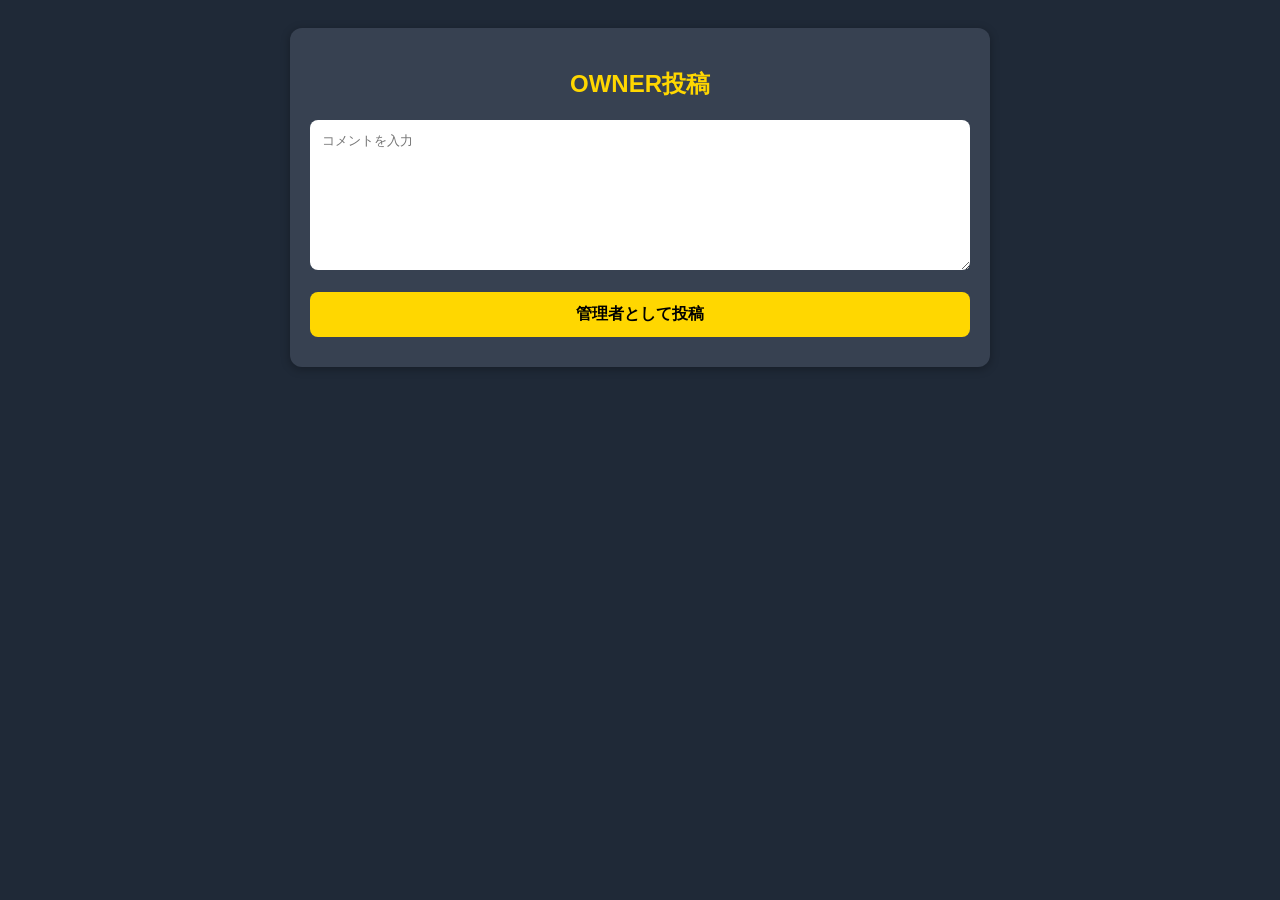
<file: admin.html>
<!DOCTYPE html>
<html lang="ja">
<head>
<meta charset="UTF-8">
<meta name="viewport" content="width=device-width, initial-scale=1">

<title>OWNER投稿</title>

<style>
body{
  background:#1f2937;
  color:white;
  font-family:sans-serif;
  padding:20px;
}

.container{
  max-width:700px;
  margin:auto;
}

.card{
  background:#374151;
  padding:20px;
  border-radius:12px;
  box-shadow:0 2px 10px rgba(0,0,0,.3);
}

h2{
  text-align:center;
  color:gold;
}

textarea{
  width:100%;
  min-height:150px;
  padding:12px;
  box-sizing:border-box;
  border:none;
  border-radius:8px;
  resize:vertical;
}

button{
  width:100%;
  padding:12px;
  border:none;
  border-radius:8px;
  background:gold;
  color:black;
  font-weight:bold;
  font-size:16px;
  cursor:pointer;
}

button:hover{
  background:#ffd700;
}

button:disabled{
  opacity:.7;
}

#status{
  margin-top:10px;
  text-align:center;
}
</style>

</head>
<body>

<div class="container">
  <div class="card">

    <h2>OWNER投稿</h2>

    <textarea
      id="comment"
      placeholder="コメントを入力"></textarea>

    <br><br>

    <button
      id="sendButton"
      onclick="send()">
      管理者として投稿
    </button>

    <div id="status"></div>

  </div>
</div>

<script>

const API_URL =
"https://script.google.com/macros/s/AKfycbzh8H0pzgkAJ1jUOW1POgQRuS6malzSD69hbMc-39WiVi7POo23paWHTThWt5FCb_Nj5Q/exec";

const ADMIN_PASSWORD = "owner";

async function send(){

  const comment =
    document.getElementById("comment").value.trim();

  if(!comment){
    alert("コメントを入力してください");
    return;
  }

  const button =
    document.getElementById("sendButton");

  const status =
    document.getElementById("status");

  button.disabled = true;
  status.textContent = "送信中...";

 try{

  const response = await fetch(API_URL,{
    method:"POST",
    body:JSON.stringify({
      name:"Owner",
      comment:comment,
      adminPassword:ADMIN_PASSWORD
    })
  });

  const result = await response.text();

  console.log(result);

  document.getElementById("comment").value = "";

  status.textContent = "✅ 投稿しました";

}catch(error){

  console.error(error);

  status.textContent = "❌ 送信失敗";

  alert(
    "送信失敗\n\n" +
    error.message
  );
}

  button.disabled = false;
}

</script>

</body>
</html>
</file>
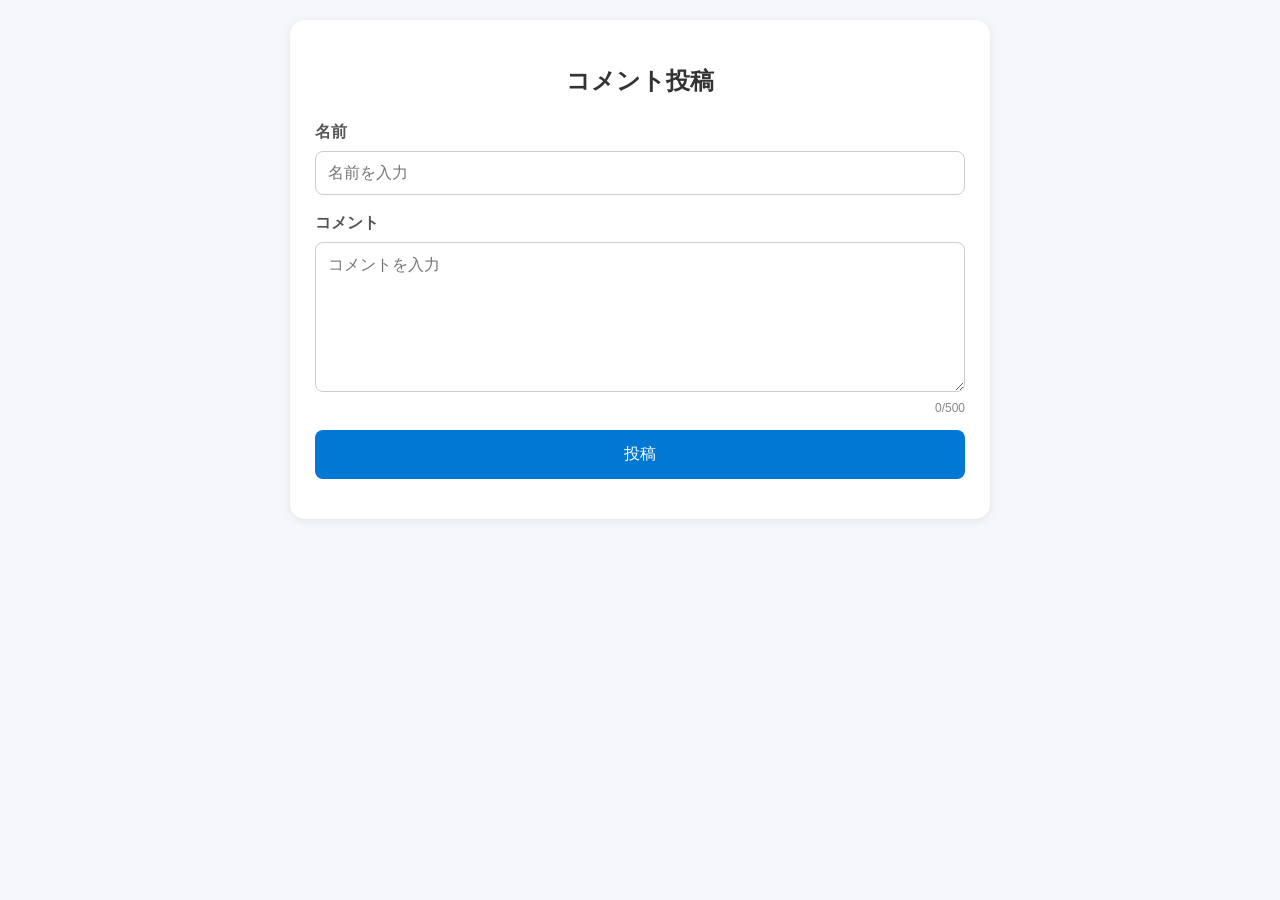
<file: form.html>
<!DOCTYPE html>
<html lang="ja">
<head>
<meta charset="UTF-8">
<meta name="viewport" content="width=device-width, initial-scale=1.0">

<title>コメント投稿</title>

<style>
body {
  margin: 0;
  padding: 20px;
  font-family: "Segoe UI", sans-serif;
  background: #f5f7fa;
}

.container {
  max-width: 700px;
  margin: 0 auto;
}

.card {
  background: white;
  padding: 25px;
  border-radius: 15px;
  box-shadow: 0 2px 10px rgba(0,0,0,0.08);
}

h2 {
  text-align: center;
  color: #333;
  margin-bottom: 25px;
}

label {
  display: block;
  margin-bottom: 8px;
  font-weight: bold;
  color: #555;
}

input,
textarea {
  width: 100%;
  padding: 12px;
  border: 1px solid #ccc;
  border-radius: 8px;
  box-sizing: border-box;
  font-size: 16px;
}

textarea {
  resize: vertical;
  min-height: 150px;
}

button {
  width: 100%;
  margin-top: 15px;
  padding: 14px;
  border: none;
  border-radius: 8px;
  background: #0078d4;
  color: white;
  font-size: 16px;
  cursor: pointer;

  transition:
    transform .15s ease,
    background .15s ease,
    box-shadow .15s ease;
}

button:hover {
  background: #106ebe;
  transform: translateY(-2px);
  box-shadow: 0 4px 12px rgba(0,120,212,.3);
}

button:active {
  transform: translateY(1px);
  box-shadow: none;
}

button:disabled {
  background: #999;
  cursor: not-allowed;
  transform: none;
  box-shadow: none;
}

#status {
  margin-top: 15px;
  text-align: center;
  font-weight: bold;
}

.counter {
  text-align: right;
  color: #888;
  font-size: 12px;
  margin-top: 5px;
}
</style>
</head>

<body>

<div class="container">

  <div class="card">

    <h2>コメント投稿</h2>

    <label>名前</label>

    <input
      type="text"
      id="name"
      maxlength="30"
      placeholder="名前を入力">

    <br><br>

    <label>コメント</label>

    <textarea
      id="comment"
      maxlength="500"
      placeholder="コメントを入力"></textarea>

    <div class="counter">
      <span id="count">0</span>/500
    </div>

    <button
      id="submitBtn"
      onclick="send()">
      投稿
    </button>

    <div id="status"></div>

  </div>

</div>

<script>

const API_URL =
"https://script.google.com/macros/s/AKfycbzh8H0pzgkAJ1jUOW1POgQRuS6malzSD69hbMc-39WiVi7POo23paWHTThWt5FCb_Nj5Q/exec";

const commentBox =
  document.getElementById("comment");

commentBox.addEventListener("input", () => {

  document.getElementById("count").textContent =
    commentBox.value.length;

});

async function send() {

  const name =
    document.getElementById("name")
      .value.trim();

  const comment =
    document.getElementById("comment")
      .value.trim();

  if (!name || !comment) {
    alert("名前とコメントを入力してください");
    return;
  }

  if (name.toUpperCase() === "Owner") {
    alert("この名前は使用できません");
    return;
  }

  const button =
    document.getElementById("submitBtn");

  const status =
    document.getElementById("status");

  button.disabled = true;
  button.textContent = "送信中...";

  try {

    await fetch(API_URL, {
      method: "POST",
      body: JSON.stringify({
        name: name,
        comment: comment
      })
    });

    status.textContent = "✅ 投稿しました";
    status.style.color = "green";

    document.getElementById("name").value = "";
    document.getElementById("comment").value = "";
    document.getElementById("count").textContent = "0";

    button.textContent = "✓ 投稿完了";

    setTimeout(() => {
      button.textContent = "投稿";
      button.disabled = false;
    }, 1000);

  } catch (error) {

    console.error(error);

    status.textContent = "❌ 投稿に失敗しました";
    status.style.color = "red";

    button.textContent = "投稿失敗";

    setTimeout(() => {
      button.textContent = "投稿";
      button.disabled = false;
    }, 1000);

  }
}

</script>

</body>
</html>
</file>
